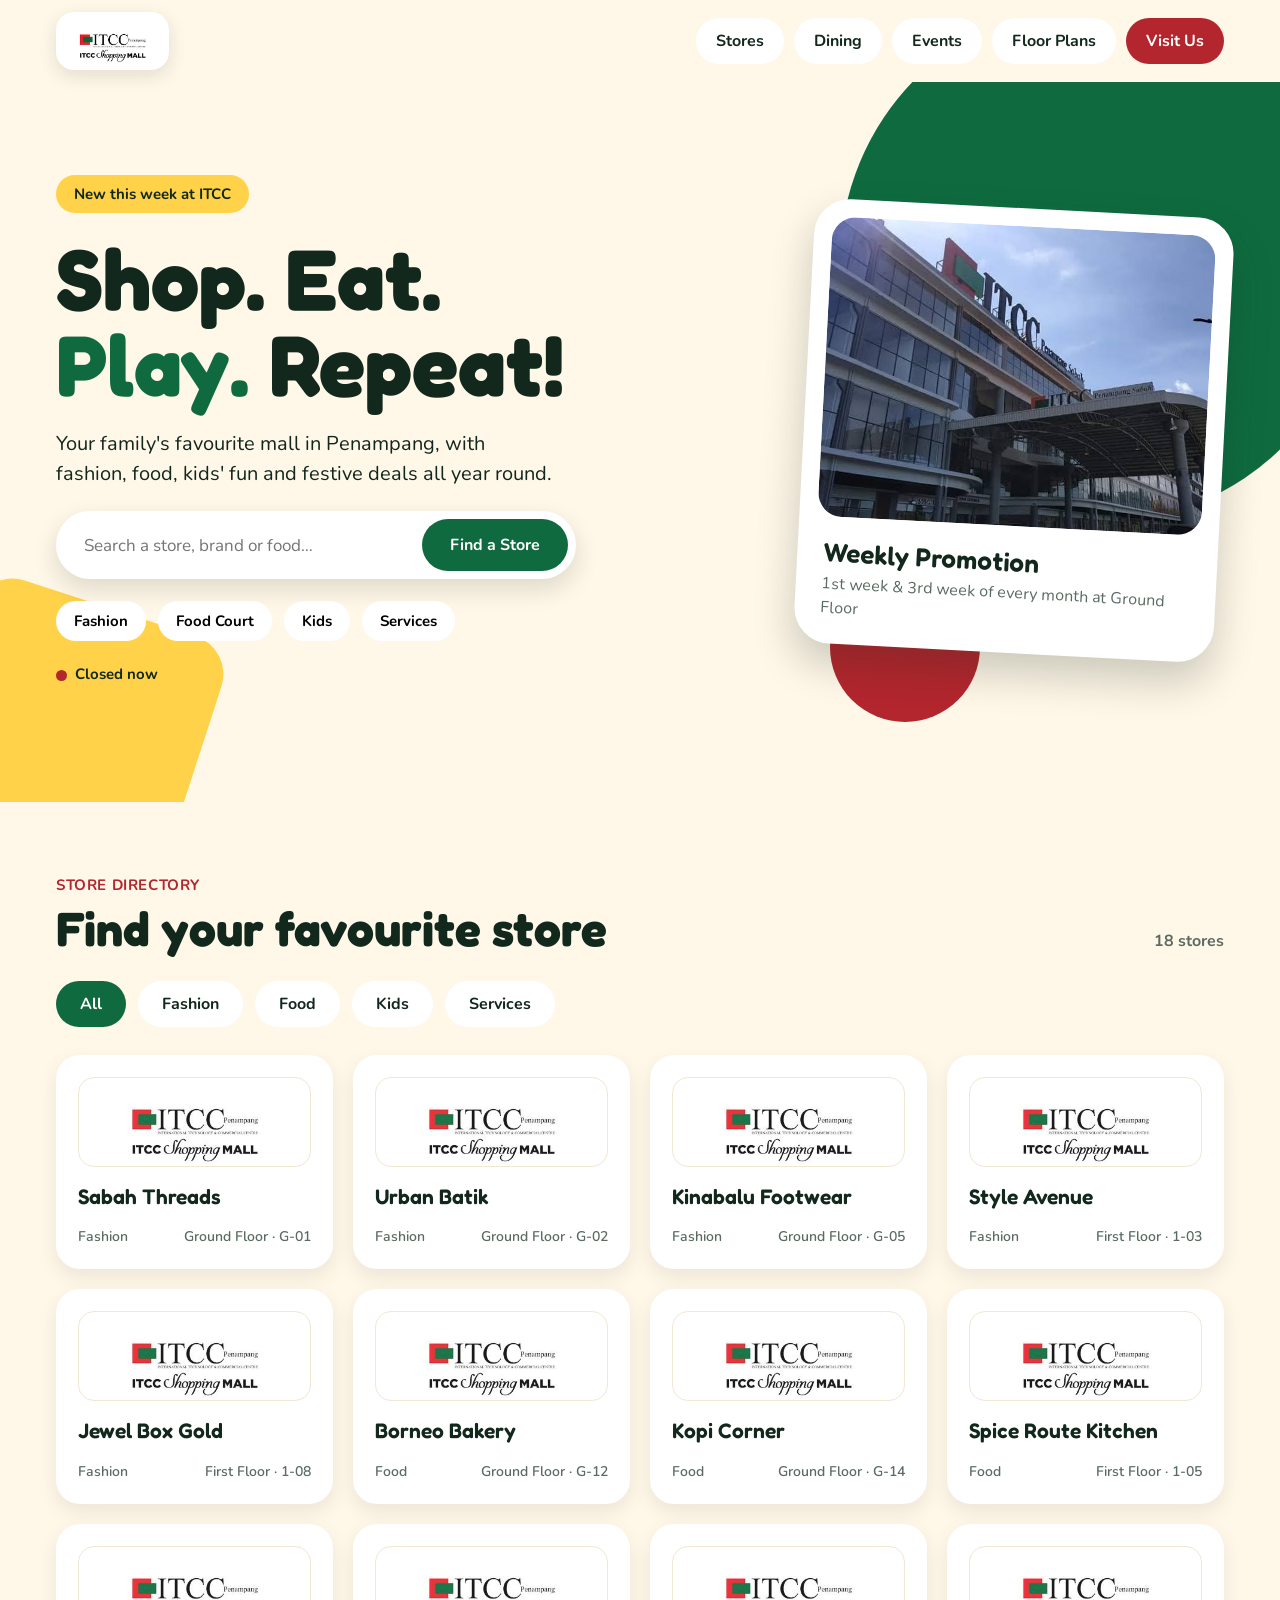
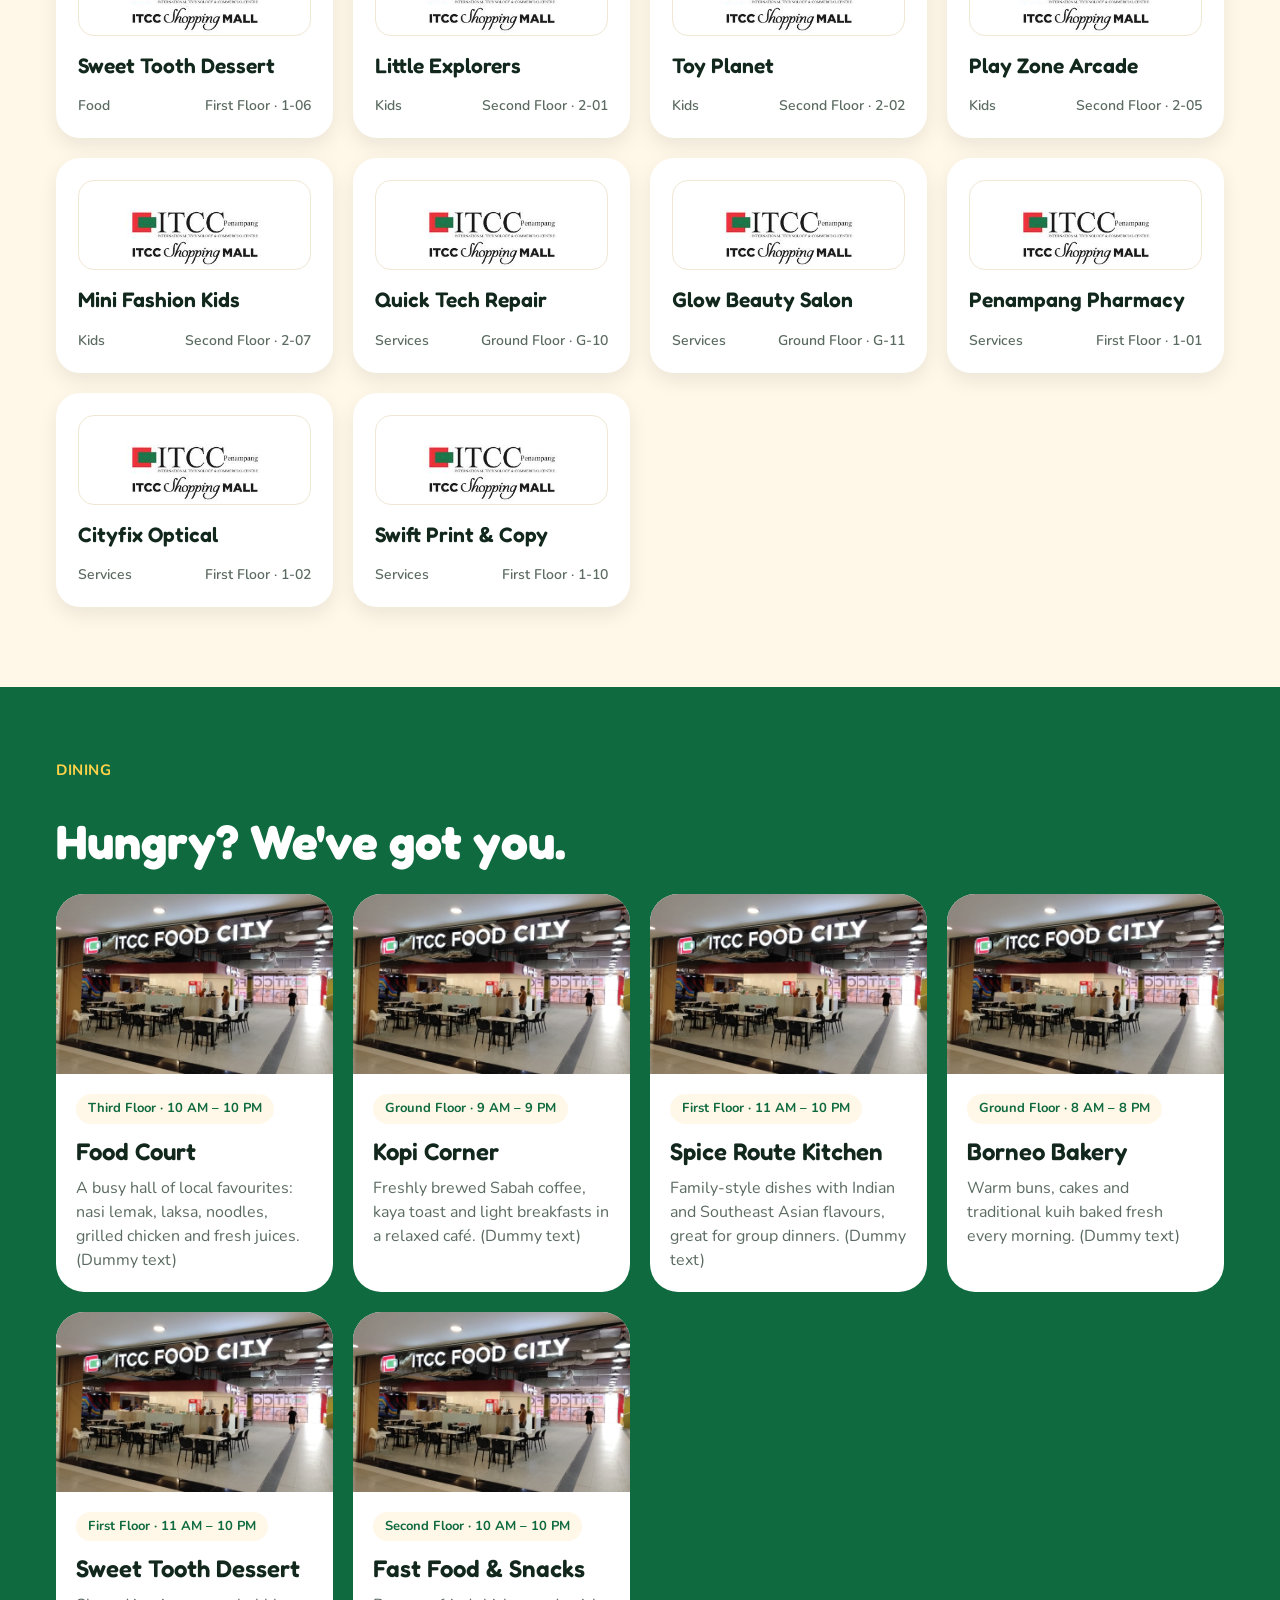
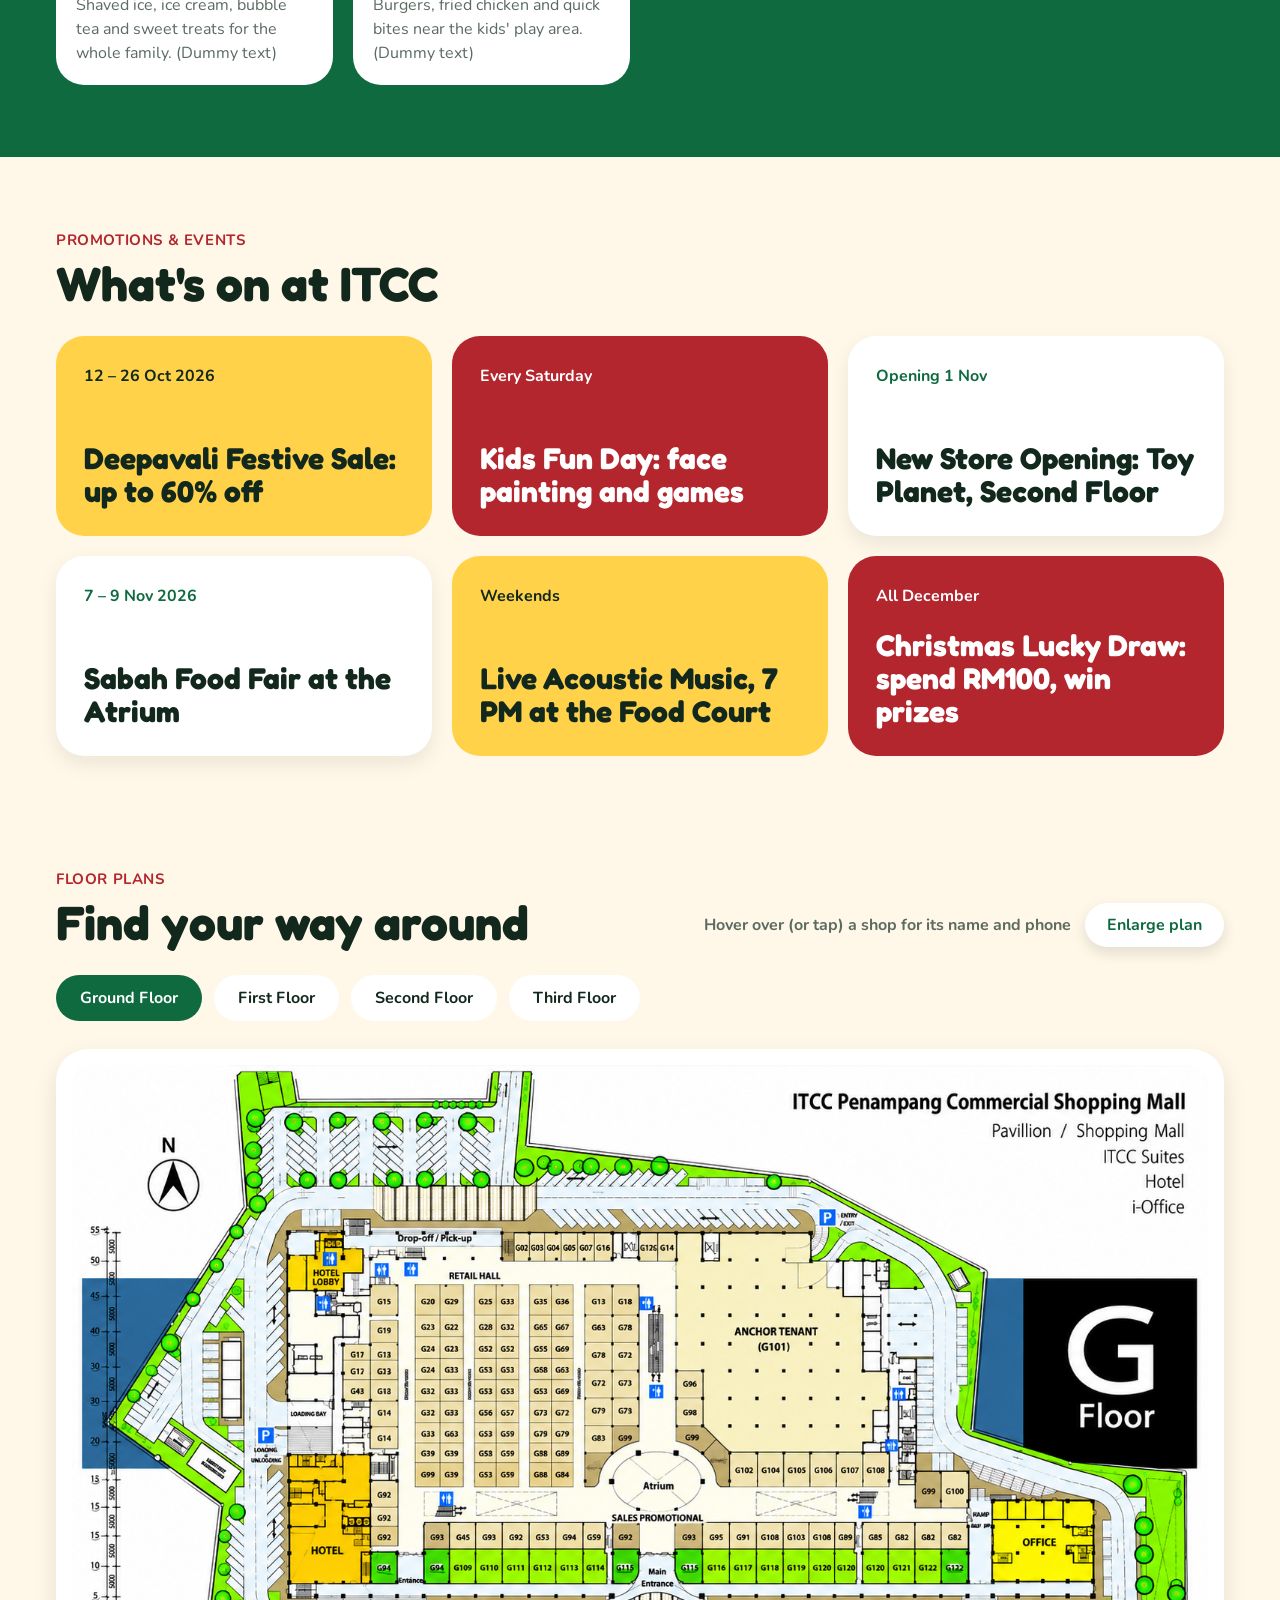
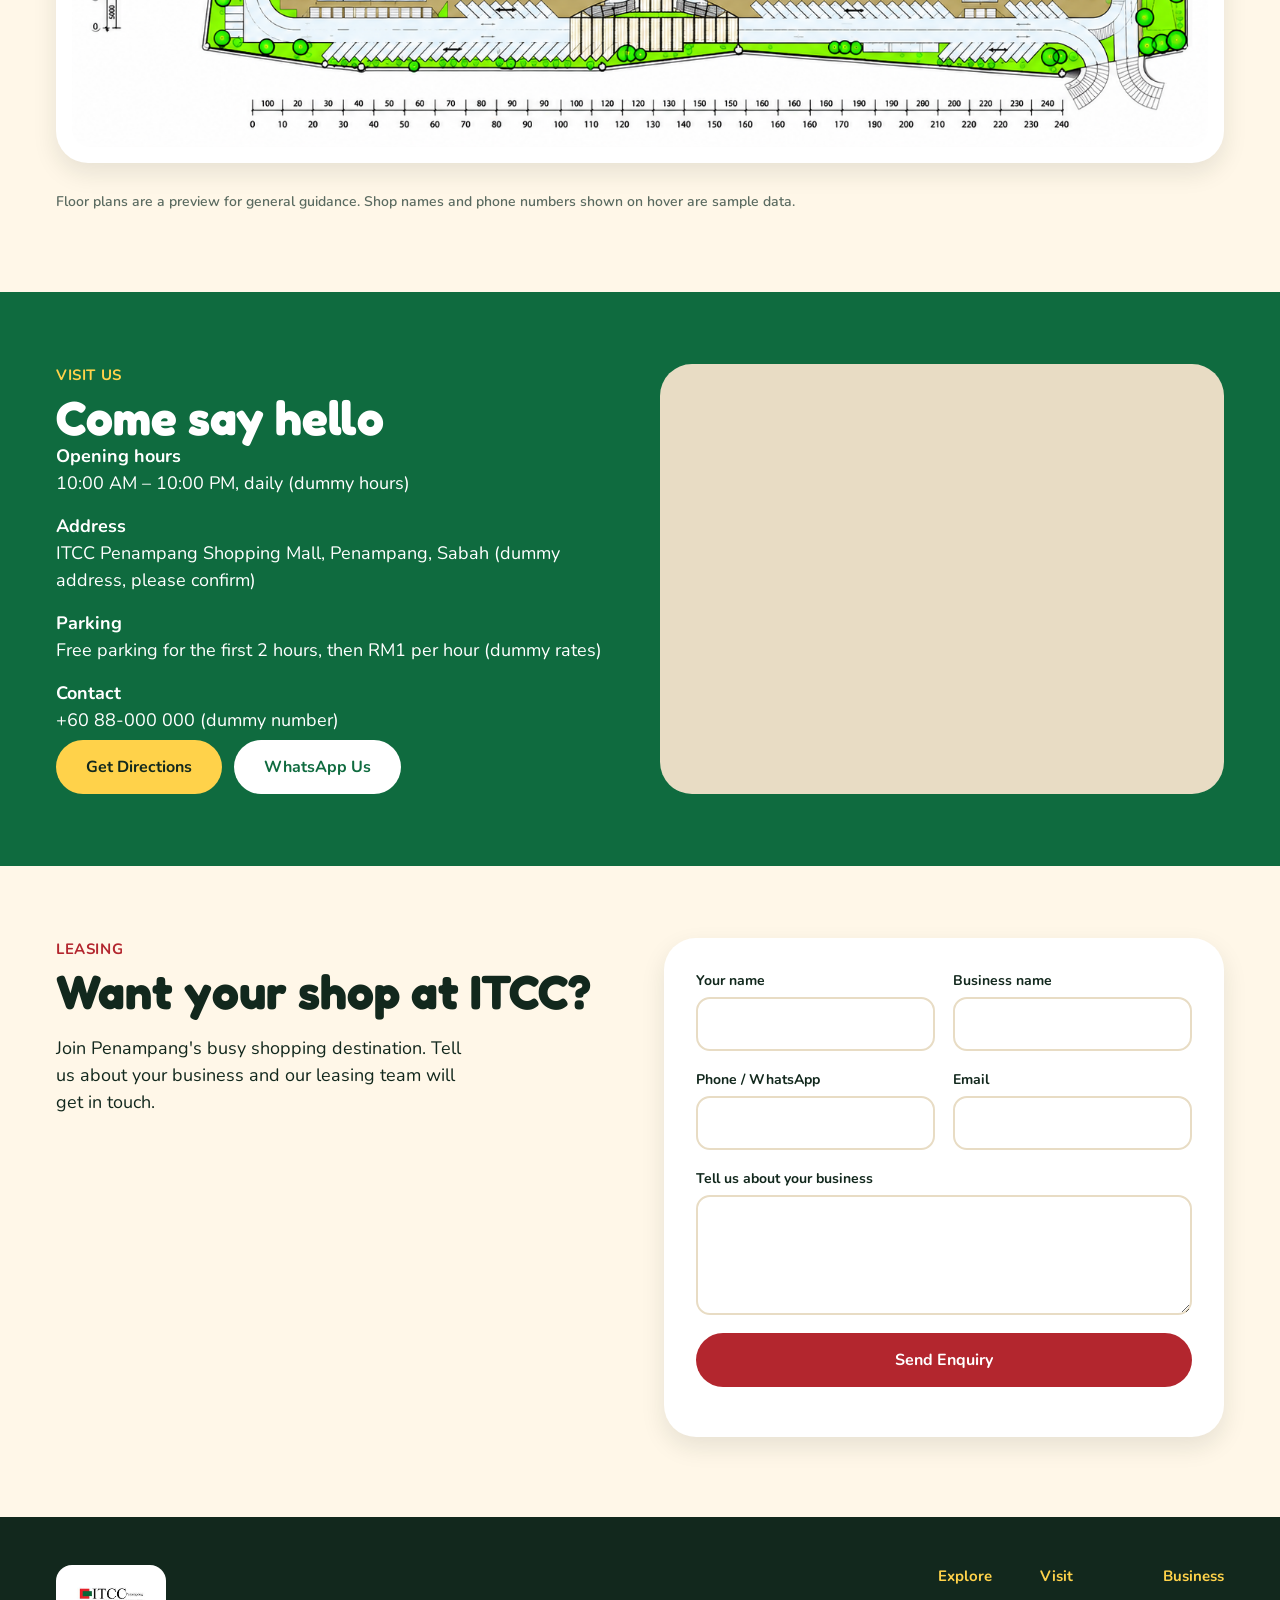
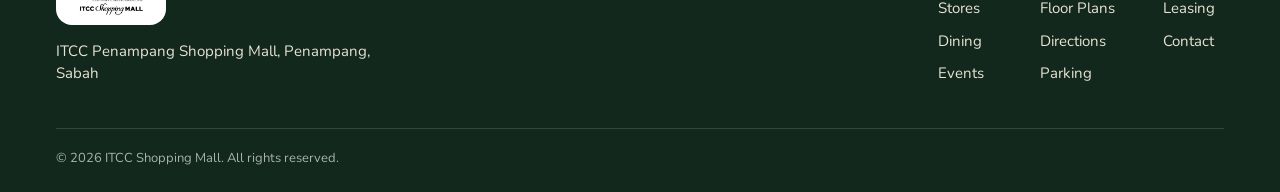
<file: index.html>
<!doctype html>
<html lang="en">
<head>
<meta charset="utf-8">
<script>if (location.pathname === '/itcc') location.replace('/itcc/' + location.search + location.hash);</script>
<meta name="viewport" content="width=device-width, initial-scale=1">
<title>ITCC Penampang Shopping Mall</title>
<meta name="description" content="Shop, dine and play at ITCC Shopping Mall, Penampang, Sabah. Store directory, dining, events, mall map and leasing enquiries.">
<link rel="icon" href="logo.png">
<link rel="preconnect" href="https://fonts.googleapis.com">
<link href="https://fonts.googleapis.com/css2?family=Fredoka:wght@500;600;700&family=Nunito:wght@400;600;700&display=swap" rel="stylesheet">
<link rel="stylesheet" href="styles.css">
</head>
<body>

<header class="topbar">
  <a class="brand" href="#top"><img src="logo.png" alt="ITCC Penampang Shopping Mall"></a>
  <button class="menu-btn" id="menuBtn" aria-label="Open menu" aria-expanded="false">Menu</button>
  <nav id="nav" class="nav">
    <a href="#stores">Stores</a>
    <a href="#dining">Dining</a>
    <a href="#events">Events</a>
    <a href="#floorplans">Floor Plans</a>
    <a href="#visit" class="nav-cta">Visit Us</a>
  </nav>
</header>

<main id="top">

<section class="hero">
  <div class="blob blob-green"></div>
  <div class="blob blob-red"></div>
  <div class="blob blob-yellow"></div>
  <div class="hero-text">
    <span class="pill-tag">New this week at ITCC</span>
    <h1>Shop. Eat.<br><span class="green">Play.</span> Repeat!</h1>
    <p>Your family's favourite mall in Penampang, with fashion, food, kids' fun and festive deals all year round.</p>
    <form class="search" id="heroSearch" role="search">
      <label for="heroQ" class="sr">Search a store</label>
      <input id="heroQ" type="search" placeholder="Search a store, brand or food…">
      <button type="submit">Find a Store</button>
    </form>
    <div class="chips">
      <button class="chip" data-cat="Fashion">Fashion</button>
      <button class="chip" data-cat="Food">Food Court</button>
      <button class="chip" data-cat="Kids">Kids</button>
      <button class="chip" data-cat="Services">Services</button>
    </div>
    <div class="open-now" id="openNow"></div>
  </div>
  <div class="hero-card">
    <img class="hero-photo" src="images/itcc-main.jpg" alt="ITCC Penampang shopping mall entrance and building" width="739" height="415">
    <div class="hero-card-text"><strong>Weekly Promotion</strong><span>1st week &amp; 3rd week of every month at Ground Floor</span></div>
  </div>
</section>

<section class="section" id="stores">
  <div class="section-head">
    <div><div class="eyebrow">STORE DIRECTORY</div><h2>Find your favourite store</h2></div>
    <div class="result-count" id="resultCount" aria-live="polite"></div>
  </div>
  <div class="filters" id="filters" role="group" aria-label="Filter by category"></div>
  <div class="store-grid" id="storeGrid"></div>
</section>

<section class="band" id="dining">
  <div class="band-inner">
    <div class="eyebrow yellow">DINING</div>
    <h2>Hungry? We've got you.</h2>
    <div class="card-row">
      <article class="card"><img class="dining-photo" src="images/itcc-food-city.jpg" alt="ITCC Food City" loading="lazy"><div class="card-body"><span class="tag">Third Floor · 10 AM – 10 PM</span><h3>Food Court</h3><p>A busy hall of local favourites: nasi lemak, laksa, noodles, grilled chicken and fresh juices. (Dummy text)</p></div></article>
      <article class="card"><img class="dining-photo" src="images/itcc-food-city.jpg" alt="ITCC Food City" loading="lazy"><div class="card-body"><span class="tag">Ground Floor · 9 AM – 9 PM</span><h3>Kopi Corner</h3><p>Freshly brewed Sabah coffee, kaya toast and light breakfasts in a relaxed café. (Dummy text)</p></div></article>
      <article class="card"><img class="dining-photo" src="images/itcc-food-city.jpg" alt="ITCC Food City" loading="lazy"><div class="card-body"><span class="tag">First Floor · 11 AM – 10 PM</span><h3>Spice Route Kitchen</h3><p>Family-style dishes with Indian and Southeast Asian flavours, great for group dinners. (Dummy text)</p></div></article>
      <article class="card"><img class="dining-photo" src="images/itcc-food-city.jpg" alt="ITCC Food City" loading="lazy"><div class="card-body"><span class="tag">Ground Floor · 8 AM – 8 PM</span><h3>Borneo Bakery</h3><p>Warm buns, cakes and traditional kuih baked fresh every morning. (Dummy text)</p></div></article>
      <article class="card"><img class="dining-photo" src="images/itcc-food-city.jpg" alt="ITCC Food City" loading="lazy"><div class="card-body"><span class="tag">First Floor · 11 AM – 10 PM</span><h3>Sweet Tooth Dessert</h3><p>Shaved ice, ice cream, bubble tea and sweet treats for the whole family. (Dummy text)</p></div></article>
      <article class="card"><img class="dining-photo" src="images/itcc-food-city.jpg" alt="ITCC Food City" loading="lazy"><div class="card-body"><span class="tag">Second Floor · 10 AM – 10 PM</span><h3>Fast Food &amp; Snacks</h3><p>Burgers, fried chicken and quick bites near the kids' play area. (Dummy text)</p></div></article>
    </div>
  </div>
</section>

<section class="section" id="events">
  <div class="section-head">
    <div><div class="eyebrow">PROMOTIONS &amp; EVENTS</div><h2>What's on at ITCC</h2></div>
  </div>
  <div class="event-row" id="eventRow"></div>
</section>

<section class="section" id="floorplans">
  <div class="section-head">
    <div><div class="eyebrow">FLOOR PLANS</div><h2>Find your way around</h2></div>
    <div class="plan-tools"><span class="result-count">Hover over (or tap) a shop for its name and phone</span><button type="button" class="btn white" id="enlargeBtn">Enlarge plan</button></div>
  </div>
  <div class="filters" id="planTabs" role="tablist" aria-label="Choose floor">
    <button type="button" role="tab" id="ptab-g" aria-controls="ppanel-g" aria-selected="true" data-key="g">Ground Floor</button>
    <button type="button" role="tab" id="ptab-1" aria-controls="ppanel-1" aria-selected="false" tabindex="-1" data-key="1">First Floor</button>
    <button type="button" role="tab" id="ptab-2" aria-controls="ppanel-2" aria-selected="false" tabindex="-1" data-key="2">Second Floor</button>
    <button type="button" role="tab" id="ptab-3" aria-controls="ppanel-3" aria-selected="false" tabindex="-1" data-key="3">Third Floor</button>
  </div>
  <div class="plan-card">
    <div class="plan-panel" role="tabpanel" id="ppanel-g" aria-labelledby="ptab-g">
      <div class="plan-wrap" data-floor="g"><img src="images/ground-floor.png" alt="Ground Floor plan of ITCC Penampang Commercial Shopping Mall" width="1516" height="910"><div class="lots" aria-hidden="true"></div></div>
    </div>
    <div class="plan-panel" role="tabpanel" id="ppanel-1" aria-labelledby="ptab-1" hidden>
      <div class="plan-wrap" data-floor="1"><img src="images/first-floor.png" alt="First Floor plan of ITCC Penampang Commercial Shopping Mall" width="1614" height="833" loading="lazy"><div class="lots" aria-hidden="true"></div></div>
    </div>
    <div class="plan-panel" role="tabpanel" id="ppanel-2" aria-labelledby="ptab-2" hidden>
      <div class="plan-wrap" data-floor="2"><img src="images/second-floor.png" alt="Second Floor plan of ITCC Penampang Commercial Shopping Mall" width="1612" height="833" loading="lazy"><div class="lots" aria-hidden="true"></div></div>
    </div>
    <div class="plan-panel" role="tabpanel" id="ppanel-3" aria-labelledby="ptab-3" hidden>
      <div class="plan-wrap" data-floor="3"><img src="images/third-floor.png" alt="Third Floor plan of ITCC Penampang Commercial Shopping Mall" width="1614" height="837" loading="lazy"><div class="lots" aria-hidden="true"></div></div>
    </div>
  </div>
  <p class="plan-note">Floor plans are a preview for general guidance. Shop names and phone numbers shown on hover are sample data.</p>
</section>

<div class="lightbox" id="lightbox" role="dialog" aria-modal="true" aria-label="Enlarged floor plan" hidden>
  <button type="button" class="lightbox-close" id="lightboxClose" aria-label="Close">Close ✕</button>
  <div class="lightbox-scroll"><div class="plan-wrap" id="lbWrap"><img id="lightboxImg" alt=""><div class="lots" id="lbLots" aria-hidden="true"></div></div></div>
</div>

<section class="band" id="visit">
  <div class="band-inner two-col">
    <div>
      <div class="eyebrow yellow">VISIT US</div>
      <h2>Come say hello</h2>
      <dl class="visit-list">
        <div><dt>Opening hours</dt><dd>10:00 AM – 10:00 PM, daily (dummy hours)</dd></div>
        <div><dt>Address</dt><dd>ITCC Penampang Shopping Mall, Penampang, Sabah (dummy address, please confirm)</dd></div>
        <div><dt>Parking</dt><dd>Free parking for the first 2 hours, then RM1 per hour (dummy rates)</dd></div>
        <div><dt>Contact</dt><dd>+60 88-000 000 (dummy number)</dd></div>
      </dl>
      <div class="btn-row">
        <a class="btn yellow" href="https://www.google.com/maps/dir/?api=1&amp;destination=ITCC+Penampang+Shopping+Mall" target="_blank" rel="noopener">Get Directions</a>
        <a class="btn white" href="https://wa.me/60880000000" target="_blank" rel="noopener">WhatsApp Us</a>
      </div>
    </div>
    <div class="map-embed"><iframe title="Map showing ITCC Penampang Shopping Mall" src="https://www.google.com/maps?q=ITCC+Penampang+Shopping+Mall&amp;output=embed" loading="lazy" referrerpolicy="no-referrer-when-downgrade" allowfullscreen></iframe></div>
  </div>
</section>

<section class="section two-col" id="leasing">
  <div>
    <div class="eyebrow">LEASING</div>
    <h2>Want your shop at ITCC?</h2>
    <p class="lead">Join Penampang's busy shopping destination. Tell us about your business and our leasing team will get in touch.</p>
  </div>
  <form class="lease-form" id="leaseForm" novalidate>
    <div class="field"><label for="ln">Your name</label><input id="ln" name="name" type="text" required autocomplete="name"></div>
    <div class="field"><label for="lb">Business name</label><input id="lb" name="business" type="text" required></div>
    <div class="field"><label for="lp">Phone / WhatsApp</label><input id="lp" name="phone" type="tel" required autocomplete="tel"></div>
    <div class="field"><label for="le">Email</label><input id="le" name="email" type="email" required autocomplete="email"></div>
    <div class="field full"><label for="lm">Tell us about your business</label><textarea id="lm" name="message" rows="4"></textarea></div>
    <button class="btn red full" type="submit">Send Enquiry</button>
    <p class="form-note full" id="formNote" role="status"></p>
  </form>
</section>

</main>

<footer class="footer">
  <div class="footer-top">
    <div><img class="footer-logo" src="logo.png" alt="ITCC Penampang Shopping Mall"><p>ITCC Penampang Shopping Mall, Penampang, Sabah</p></div>
    <div class="footer-links">
      <div><b>Explore</b><a href="#stores">Stores</a><a href="#dining">Dining</a><a href="#events">Events</a></div>
      <div><b>Visit</b><a href="#floorplans">Floor Plans</a><a href="#visit">Directions</a><a href="#visit">Parking</a></div>
      <div><b>Business</b><a href="#leasing">Leasing</a><a href="#visit">Contact</a></div>
    </div>
  </div>
  <div class="copy">© <span id="yr"></span> ITCC Shopping Mall. All rights reserved.</div>
</footer>

<div class="lot-tip" id="lotTip" role="tooltip" hidden></div>
<script src="stores.js"></script>
<script src="lots.js"></script>
<script src="lot-shops.js"></script>
<script src="protect.js"></script>
<script src="app.js"></script>
</body>
</html>
</file>
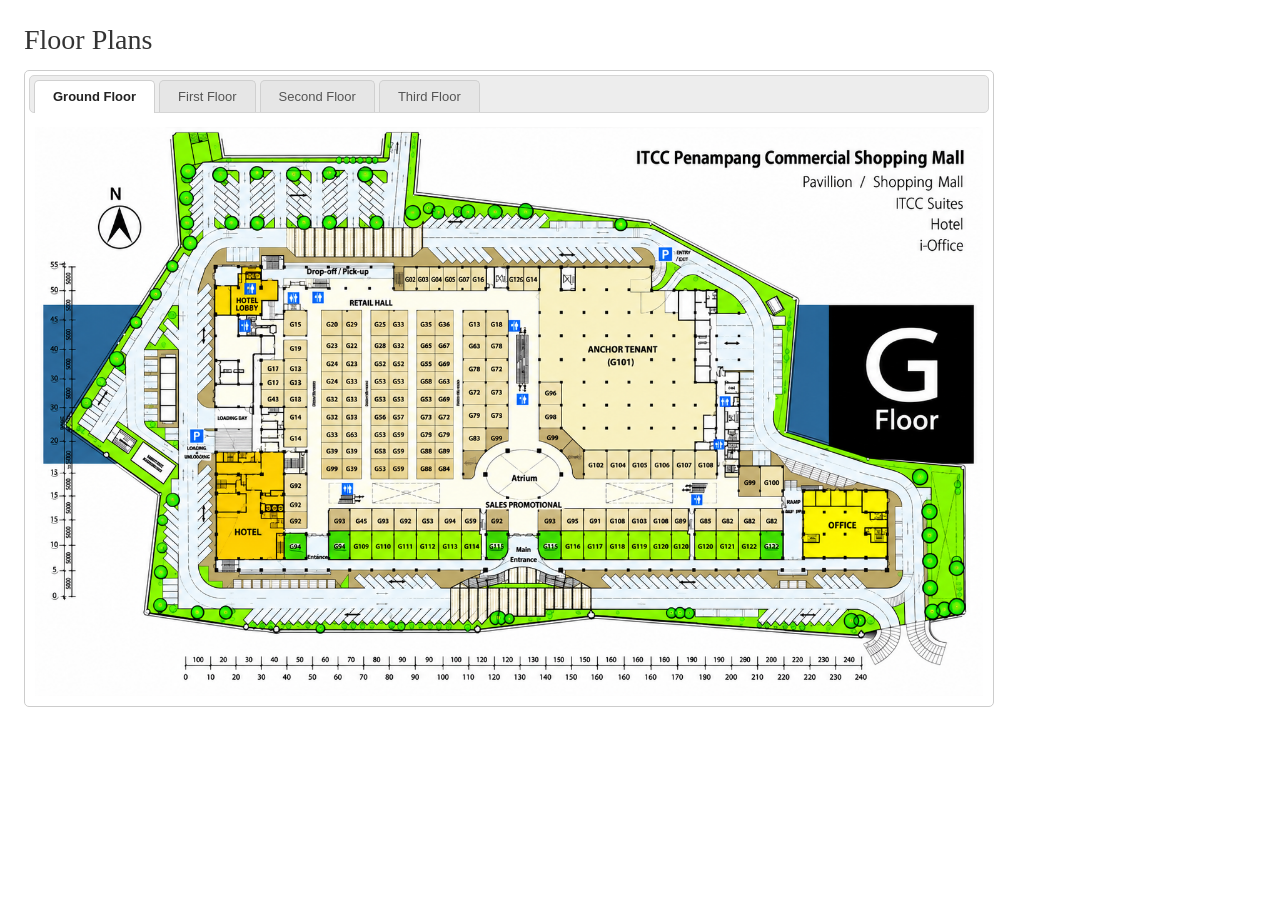
<file: floor-plans-standalone.html>
<!DOCTYPE html>
<html lang="en">
<head>
<meta charset="UTF-8">
<meta name="viewport" content="width=device-width, initial-scale=1">
<title>Floor Plans – ITCC Penampang Commercial Shopping Mall</title>
<style>
  body {
    margin: 0;
    padding: 24px;
    background: #fff;
    color: #333;
    font-family: Georgia, "Times New Roman", serif;
  }
  h1 {
    font-weight: normal;
    font-size: 28px;
    margin: 0 0 14px;
  }
  .tabs {
    max-width: 960px;
    border: 1px solid #ccc;
    border-radius: 5px;
    background: #fff;
    padding: 4px;
    font-family: Arial, Helvetica, sans-serif;
  }
  /* Tab bar */
  .tab-list {
    display: flex;
    gap: 4px;
    margin: 0;
    padding: 4px 4px 0;
    list-style: none;
    background: #ededed;
    border: 1px solid #d5d5d5;
    border-radius: 5px;
  }
  .tab-list button {
    font: inherit;
    font-size: 13px;
    padding: 8px 18px;
    cursor: pointer;
    color: #555;
    background: #e6e6e6;
    border: 1px solid #d0d0d0;
    border-bottom: none;
    border-radius: 5px 5px 0 0;
  }
  .tab-list button:hover { background: #f0f0f0; }
  .tab-list button[aria-selected="true"] {
    background: #fff;
    color: #222;
    font-weight: bold;
    padding-bottom: 9px;
    margin-bottom: -1px;
  }
  .tab-list button:focus-visible { outline: 2px solid #3b7ddd; outline-offset: 1px; }
  /* Panels */
  .tab-panel { padding: 14px 6px 6px; }
  .tab-panel[hidden] { display: none; }
  .tab-panel img {
    display: block;
    width: 100%;
    height: auto;
  }
  .missing {
    display: none;
    padding: 40px 20px;
    text-align: center;
    color: #a33;
    border: 1px dashed #c99;
    background: #fff6f6;
    font-size: 14px;
  }
  @media (max-width: 560px) {
    body { padding: 12px; }
    .tab-list button { padding: 7px 10px; font-size: 12px; }
  }
</style>
</head>
<body>

<h1>Floor Plans</h1>

<div class="tabs">
  <div class="tab-list" role="tablist" aria-label="Floor plans">
    <button role="tab" id="tab-g" aria-controls="panel-g" aria-selected="true">Ground Floor</button>
    <button role="tab" id="tab-1" aria-controls="panel-1" aria-selected="false" tabindex="-1">First Floor</button>
    <button role="tab" id="tab-2" aria-controls="panel-2" aria-selected="false" tabindex="-1">Second Floor</button>
    <button role="tab" id="tab-3" aria-controls="panel-3" aria-selected="false" tabindex="-1">Third Floor</button>
  </div>

  <div class="tab-panel" role="tabpanel" id="panel-g" aria-labelledby="tab-g">
    <img src="images/ground-floor.png" alt="Ground Floor plan – ITCC Penampang Commercial Shopping Mall">
    <div class="missing">Missing file: images/ground-floor.png</div>
  </div>
  <div class="tab-panel" role="tabpanel" id="panel-1" aria-labelledby="tab-1" hidden>
    <img src="images/first-floor.png" alt="First Floor plan – ITCC Penampang Commercial Shopping Mall">
    <div class="missing">Missing file: images/first-floor.png</div>
  </div>
  <div class="tab-panel" role="tabpanel" id="panel-2" aria-labelledby="tab-2" hidden>
    <img src="images/second-floor.png" alt="Second Floor plan – ITCC Penampang Commercial Shopping Mall">
    <div class="missing">Missing file: images/second-floor.png</div>
  </div>
  <div class="tab-panel" role="tabpanel" id="panel-3" aria-labelledby="tab-3" hidden>
    <img src="images/third-floor.png" alt="Third Floor plan – ITCC Penampang Commercial Shopping Mall">
    <div class="missing">Missing file: images/third-floor.png</div>
  </div>
</div>

<script>
(function () {
  var tabs = Array.prototype.slice.call(document.querySelectorAll('[role="tab"]'));
  var panels = Array.prototype.slice.call(document.querySelectorAll('[role="tabpanel"]'));
  var keys = ['g', '1', '2', '3'];

  function show(index, focus) {
    tabs.forEach(function (t, i) {
      var on = i === index;
      t.setAttribute('aria-selected', on ? 'true' : 'false');
      t.tabIndex = on ? 0 : -1;
      panels[i].hidden = !on;
    });
    if (focus) tabs[index].focus();
    try { history.replaceState(null, '', '#' + keys[index]); } catch (e) {}
  }

  tabs.forEach(function (t, i) {
    t.addEventListener('click', function () { show(i); });
    t.addEventListener('keydown', function (e) {
      var n = null;
      if (e.key === 'ArrowRight') n = (i + 1) % tabs.length;
      if (e.key === 'ArrowLeft') n = (i - 1 + tabs.length) % tabs.length;
      if (e.key === 'Home') n = 0;
      if (e.key === 'End') n = tabs.length - 1;
      if (n !== null) { e.preventDefault(); show(n, true); }
    });
  });

  // Show a clear message if an image file is not in place yet
  document.querySelectorAll('.tab-panel img').forEach(function (img) {
    img.addEventListener('error', function () {
      img.style.display = 'none';
      img.nextElementSibling.style.display = 'block';
    });
  });

  // Open the floor given in the URL (#g, #1, #2, #3)
  var start = keys.indexOf(location.hash.replace('#', ''));
  show(start >= 0 ? start : 0);
})();
</script>
<script src="protect.js"></script>
</body>
</html>
</file>
<file: styles.css>
:root{
  --green:#0f6b3f; --red:#b3262e; --yellow:#ffd24a; --cream:#fff7e8;
  --ink:#12281d; --muted:#5b6b61; --sand:#e8dcc4; --white:#fff;
  --radius:28px;
}
*{box-sizing:border-box}
html{scroll-behavior:smooth}
body{margin:0;font-family:'Nunito',sans-serif;background:var(--cream);color:var(--ink);line-height:1.5}
img{max-width:100%}
a{color:inherit;text-decoration:none}
a:hover{color:var(--red)}
h1,h2,h3{font-family:'Fredoka',sans-serif;margin:0}
.sr{position:absolute;width:1px;height:1px;overflow:hidden;clip:rect(0 0 0 0)}
:focus-visible{outline:3px solid var(--red);outline-offset:2px}

/* top bar */
.topbar{position:sticky;top:0;z-index:20;display:flex;align-items:center;justify-content:space-between;gap:16px;padding:12px 56px;background:rgba(255,247,232,.92);backdrop-filter:blur(8px)}
.brand{background:#fff;padding:6px 16px;border-radius:18px;box-shadow:0 6px 18px rgba(18,40,29,.12);display:flex}
.brand img{height:46px;display:block}
.nav{display:flex;gap:10px;font-weight:700}
.nav a{background:#fff;padding:11px 20px;border-radius:999px}
.nav a:hover{background:var(--sand);color:var(--ink)}
.nav .nav-cta{background:var(--red);color:#fff}
.nav .nav-cta:hover{background:#8f1d24;color:#fff}
.menu-btn{display:none;border:0;background:var(--green);color:#fff;font:700 16px 'Nunito',sans-serif;padding:11px 20px;border-radius:999px;cursor:pointer}

/* hero */
.hero{position:relative;overflow:hidden;display:flex;flex-wrap:wrap;align-items:center;gap:40px;padding:56px 56px 80px;min-height:720px}
.blob{position:absolute;z-index:0}
.blob-green{right:-80px;top:-80px;width:520px;height:520px;border-radius:50%;background:var(--green)}
.blob-red{right:300px;bottom:80px;width:150px;height:150px;border-radius:50%;background:var(--red)}
.blob-yellow{left:-60px;bottom:-60px;width:260px;height:260px;border-radius:40px;background:var(--yellow);transform:rotate(18deg)}
.hero-text,.hero-card{position:relative;z-index:1;min-width:0}
.hero-text{flex:1 1 520px;display:flex;flex-direction:column;gap:22px}
.pill-tag{align-self:flex-start;background:var(--yellow);padding:8px 18px;border-radius:999px;font-weight:700;font-size:15px}
.hero h1{font-size:clamp(48px,8vw,86px);line-height:1}
.green{color:var(--green)}
.hero p{margin:0;font-size:20px;max-width:500px}
.search{display:flex;gap:8px;background:#fff;border-radius:999px;padding:8px;max-width:520px;box-shadow:0 10px 24px rgba(18,40,29,.14)}
.search input{flex:1;min-width:0;border:0;background:transparent;padding:0 20px;font:17px 'Nunito',sans-serif;color:var(--ink)}
.search input:focus-visible{outline:none}
.search button{border:0;background:var(--green);color:#fff;font:700 16px 'Nunito',sans-serif;padding:15px 28px;border-radius:999px;cursor:pointer;white-space:nowrap}
.search button:hover{background:#0b5632}
.chips{display:flex;flex-wrap:wrap;gap:12px}
.chip{border:0;background:#fff;font:700 15px 'Nunito',sans-serif;padding:10px 18px;border-radius:999px;cursor:pointer}
.chip:hover{background:var(--sand)}
.open-now{font-weight:700;font-size:15px}
.open-now .dot{display:inline-block;width:11px;height:11px;border-radius:50%;margin-right:8px;vertical-align:middle}
.hero-card{flex:1 1 380px;max-width:420px;margin:0 auto;background:#fff;border-radius:36px;padding:18px;box-shadow:0 20px 40px rgba(18,40,29,.22);transform:rotate(3deg)}
.hero-card-text{padding:16px 8px 6px;display:flex;flex-direction:column}
.hero-card-text strong{font-family:'Fredoka',sans-serif;font-size:26px;font-weight:600}
.hero-card-text span{color:var(--muted)}
.photo-ph{display:flex;align-items:center;justify-content:center;text-align:center;background:var(--sand);color:#6b5f48;font-weight:700;padding:20px;min-height:180px}
.hero-card .photo-ph{height:300px;border-radius:24px}
.hero-card .hero-photo{display:block;width:100%;height:300px;object-fit:cover;object-position:35% 50%;border-radius:24px}

/* sections */
.section{padding:72px 56px 40px;display:flex;flex-direction:column;gap:28px}
.section.two-col{flex-direction:row;flex-wrap:wrap;gap:48px;padding-bottom:80px}
.section.two-col>*{flex:1 1 360px}
.section-head{display:flex;flex-wrap:wrap;align-items:flex-end;justify-content:space-between;gap:16px}
.eyebrow{font-weight:700;color:var(--red);font-size:15px;letter-spacing:.04em}
.eyebrow.yellow{color:var(--yellow)}
h2{font-size:clamp(34px,5vw,48px);line-height:1.05;margin-top:6px}
.lead{font-size:18px;max-width:420px}
.result-count{font-weight:700;color:var(--muted)}

.filters{display:flex;flex-wrap:wrap;gap:12px}
.filters button{border:0;cursor:pointer;font:700 16px 'Nunito',sans-serif;padding:12px 24px;border-radius:999px;background:#fff;color:var(--ink)}
.filters button:hover{background:var(--sand)}
.filters button[aria-pressed="true"]{background:var(--green);color:#fff}

.store-grid{display:grid;grid-template-columns:repeat(auto-fill,minmax(220px,1fr));gap:20px}
.store{background:#fff;border-radius:24px;padding:22px;box-shadow:0 8px 20px rgba(18,40,29,.08);display:flex;flex-direction:column;gap:14px}
.store .logo-ph{height:90px;border-radius:16px;background:#f1e8d4;display:flex;align-items:center;justify-content:center;color:#6b5f48;font-weight:700;font-size:14px;overflow:hidden}
.store .logo-ph img{max-height:100%;object-fit:contain}
.store h3{font-size:21px;font-weight:600}
.store .meta{display:flex;justify-content:space-between;font-size:14px;color:var(--muted);font-weight:600}
.empty{grid-column:1/-1;background:#fff;border-radius:24px;padding:32px;text-align:center;font-weight:700}

/* band */
.band{background:var(--green);color:#fff;margin-top:40px}
.band-inner{padding:72px 56px;display:flex;flex-direction:column;gap:28px}
.band-inner.two-col{flex-direction:row;flex-wrap:wrap;gap:40px}
.band-inner.two-col>*{flex:1 1 380px}
.card-row{display:grid;grid-template-columns:repeat(auto-fit,minmax(260px,1fr));gap:20px}
.card{background:#fff;color:var(--ink);border-radius:var(--radius);overflow:hidden}
.card .photo-ph{min-height:180px}
.card-body{padding:20px}
.card-body h3{font-size:24px;font-weight:600}
.card-body p{margin:6px 0 0;color:var(--muted)}

/* events */
.event-row{display:grid;grid-template-columns:repeat(auto-fit,minmax(280px,1fr));gap:20px}
.event{border-radius:var(--radius);padding:28px;min-height:200px;display:flex;flex-direction:column;justify-content:space-between}
.event .date{font-weight:700}
.event h3{font-size:30px;font-weight:700;line-height:1.1}
.event.yellow{background:var(--yellow)}
.event.red{background:var(--red);color:#fff}
.event.white{background:#fff;box-shadow:0 8px 20px rgba(18,40,29,.08)}
.event.white .date{color:var(--green)}

/* map */
.map-box{background:#fff;border-radius:32px;min-height:340px;box-shadow:0 10px 24px rgba(18,40,29,.1);display:flex;flex-direction:column;align-items:center;justify-content:center;gap:10px;text-align:center;padding:24px;color:#6b5f48;font-weight:700}
.map-box h3{font-size:32px;color:var(--green)}
.map-box p{margin:0}

/* visit */
.visit-list{margin:0;display:flex;flex-direction:column;gap:16px;font-size:18px}
.visit-list dt{font-weight:700}
.visit-list dd{margin:0}
.btn-row{display:flex;flex-wrap:wrap;gap:12px;margin-top:6px}
.btn{display:inline-block;border:0;border-radius:999px;padding:16px 30px;font:700 16px 'Nunito',sans-serif;cursor:pointer;text-align:center}
.btn.yellow{background:var(--yellow);color:var(--ink)}
.btn.white{background:#fff;color:var(--green)}
.btn.red{background:var(--red);color:#fff}
.btn.red:hover{background:#8f1d24;color:#fff}
.btn.yellow:hover,.btn.white:hover{color:var(--red)}
.map-embed{min-height:380px;background:var(--sand);border-radius:32px;overflow:hidden;display:flex}
.map-embed iframe{border:0;width:100%;min-height:380px;flex:1}
.card .tag{display:inline-block;background:var(--cream);color:var(--green);font-weight:700;font-size:13px;padding:5px 12px;border-radius:999px;margin-bottom:10px}

/* form */
.lease-form{background:#fff;border-radius:32px;padding:32px;box-shadow:0 10px 24px rgba(18,40,29,.1);display:grid;grid-template-columns:repeat(auto-fit,minmax(220px,1fr));gap:18px}
.field{display:flex;flex-direction:column;gap:6px}
.field.full,.full{grid-column:1/-1}
.field label{font-weight:700;font-size:14px}
.field input,.field textarea{border:2px solid var(--sand);border-radius:14px;padding:14px;font:16px 'Nunito',sans-serif;color:var(--ink);background:#fff}
.field input:focus,.field textarea:focus{border-color:var(--green);outline:none}
.field .err{color:var(--red);font-size:13px;font-weight:700;min-height:0}
.form-note{margin:0;font-weight:700}

/* footer */
.footer{background:var(--ink);color:#e9e3d3;padding:48px 56px 24px}
.footer-top{display:flex;flex-wrap:wrap;gap:40px;justify-content:space-between}
.footer-logo{height:44px;background:#fff;padding:8px 16px;border-radius:16px;box-sizing:content-box;display:block}
.footer p{max-width:320px;font-size:15px}
.footer-links{display:flex;flex-wrap:wrap;gap:48px;font-size:15px}
.footer-links div{display:flex;flex-direction:column;gap:10px}
.footer-links b{color:var(--yellow)}
.footer a:hover{color:var(--yellow)}
.copy{border-top:1px solid #2c4a3b;margin-top:28px;padding-top:20px;font-size:13px;color:#a9b3a8}

/* mobile */
@media (max-width:820px){
  .topbar{padding:12px 20px}
  .menu-btn{display:block}
  .nav{display:none;position:absolute;left:0;right:0;top:100%;background:var(--cream);flex-direction:column;padding:12px 20px 20px;box-shadow:0 12px 20px rgba(18,40,29,.12)}
  .nav.open{display:flex}
  .hero,.section,.band-inner,.footer{padding-left:20px;padding-right:20px}
  .hero{padding-top:32px;padding-bottom:56px}
  .blob-green{width:320px;height:320px;right:-120px;top:-100px}
  .hero-card{transform:none;flex-basis:100%}
  .hero-text{flex-basis:100%;max-width:100%}
  .search{max-width:100%}
}
@media (prefers-reduced-motion:reduce){html{scroll-behavior:auto}}

/* floor plans */
.plan-card{background:#fff;border-radius:32px;padding:16px;box-shadow:0 10px 24px rgba(18,40,29,.1)}
.plan-panel[hidden]{display:none}
.plan-note{margin:0;color:var(--muted);font-size:14px;font-weight:600}
.lightbox{position:fixed;inset:0;z-index:50;background:rgba(18,40,29,.92);display:flex;flex-direction:column}
.lightbox[hidden]{display:none}
.lightbox-close{align-self:flex-end;margin:14px;border:0;border-radius:999px;background:var(--yellow);color:var(--ink);font:700 16px 'Nunito',sans-serif;padding:12px 22px;cursor:pointer}
.lightbox-scroll{flex:1;overflow:auto;padding:0 14px 20px;-webkit-overflow-scrolling:touch}

/* keep anchored headings clear of the sticky header */
.section,.band{scroll-margin-top:84px}

/* interactive shop lots (3D hover) */
.plan-tools{display:flex;flex-wrap:wrap;align-items:center;gap:14px}
.plan-tools .btn{padding:11px 22px;box-shadow:0 6px 14px rgba(18,40,29,.12)}
.plan-wrap{position:relative;border-radius:20px;overflow:visible}
.plan-wrap>img{display:block;width:100%;height:auto;border-radius:20px}
.lots{position:absolute;inset:0;perspective:800px;pointer-events:none}
.lot{position:absolute;pointer-events:auto;cursor:pointer;border-radius:3px;
  transform-style:preserve-3d;transform:translateZ(0);
  transition:transform .16s ease-out,box-shadow .16s ease-out,background-color .16s}
.lot.is-active{z-index:5;background:rgba(15,107,63,.30);
  box-shadow:0 0 0 2px var(--green),0 16px 18px rgba(18,40,29,.45);
  transform:translateZ(22px) rotateX(var(--rx,0deg)) rotateY(var(--ry,0deg)) scale(1.1)}
.lightbox .plan-wrap{width:max(100%,1100px);margin:0 auto}
.lightbox .plan-wrap>img{background:#fff;border-radius:12px}
.lot-tip{position:fixed;z-index:80;pointer-events:none;background:var(--ink);color:#fff;border-radius:16px;
  padding:12px 16px;min-width:170px;max-width:260px;display:flex;flex-direction:column;gap:4px;
  box-shadow:0 12px 28px rgba(18,40,29,.4);font-size:14px}
.lot-tip[hidden]{display:none}
.lot-tip strong{font-family:'Fredoka',sans-serif;font-size:18px;font-weight:600;line-height:1.15}
.lot-tip .tip-floor{color:var(--yellow);font-weight:700;font-size:12px;letter-spacing:.03em}
.lot-tip .tip-phone{font-weight:600}
@media (prefers-reduced-motion:reduce){.lot{transition:none}.lot.is-active{transform:none}}
.store .logo-ph img.default-logo{max-width:70%;opacity:.9}
.store .logo-ph{background:#fff;border:1px solid #f1e8d4}
.card .dining-photo{display:block;width:100%;height:180px;object-fit:cover}
</file>
